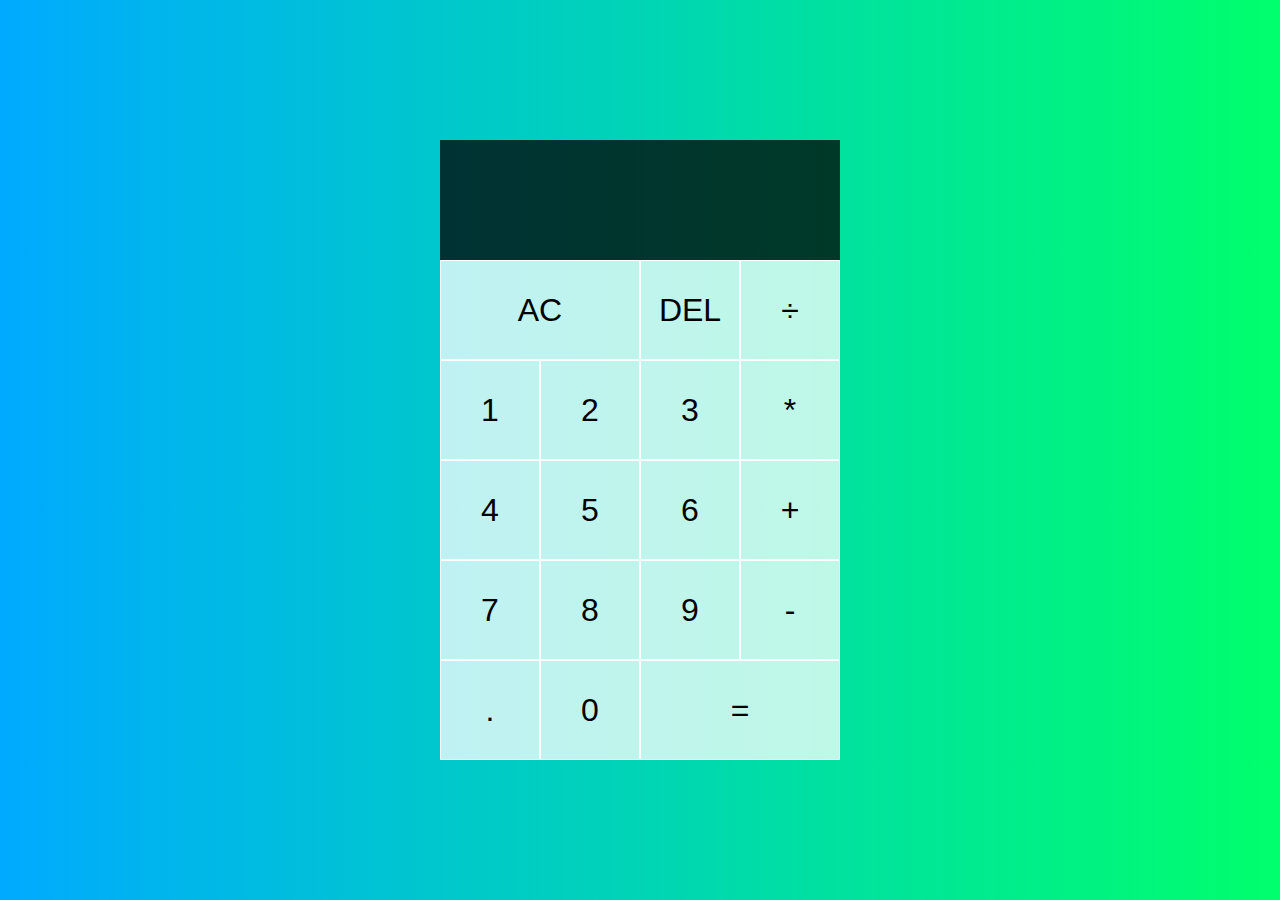
<file: CalculadoraJS/index.html>
<!DOCTYPE html>
<html lang="en">
  <head>
    <meta charset="UTF-8" />
    <meta name="viewport" content="width=device-width, initial-scale=1.0" />
    <title>Calculadora JavaScript</title>
    <link rel="stylesheet" type="text/css" href="styles.css" />
    <script src="script.js" defer></script>
  </head>
  <body>
    <div class="calculator-grid">
      <div class="output">
        <div data-previous-operand class="previous-operand"></div>
        <div data-current-operand class="current-operand"></div>
      </div>
      <button data-all-clear class="span-two">AC</button>
      <button data-delete>DEL</button>
      <button data-operation>÷</button>
      <button data-number>1</button>
      <button data-number>2</button>
      <button data-number>3</button>
      <button data-operation>*</button>
      <button data-number>4</button>
      <button data-number>5</button>
      <button data-number>6</button>
      <button data-operation>+</button>
      <button data-number>7</button>
      <button data-number>8</button>
      <button data-number>9</button>
      <button data-operation>-</button>
      <button data-number>.</button>
      <button data-number>0</button>
      <button data-equals class="span-two">=</button>
    </div>
  </body>
</html>
</file>
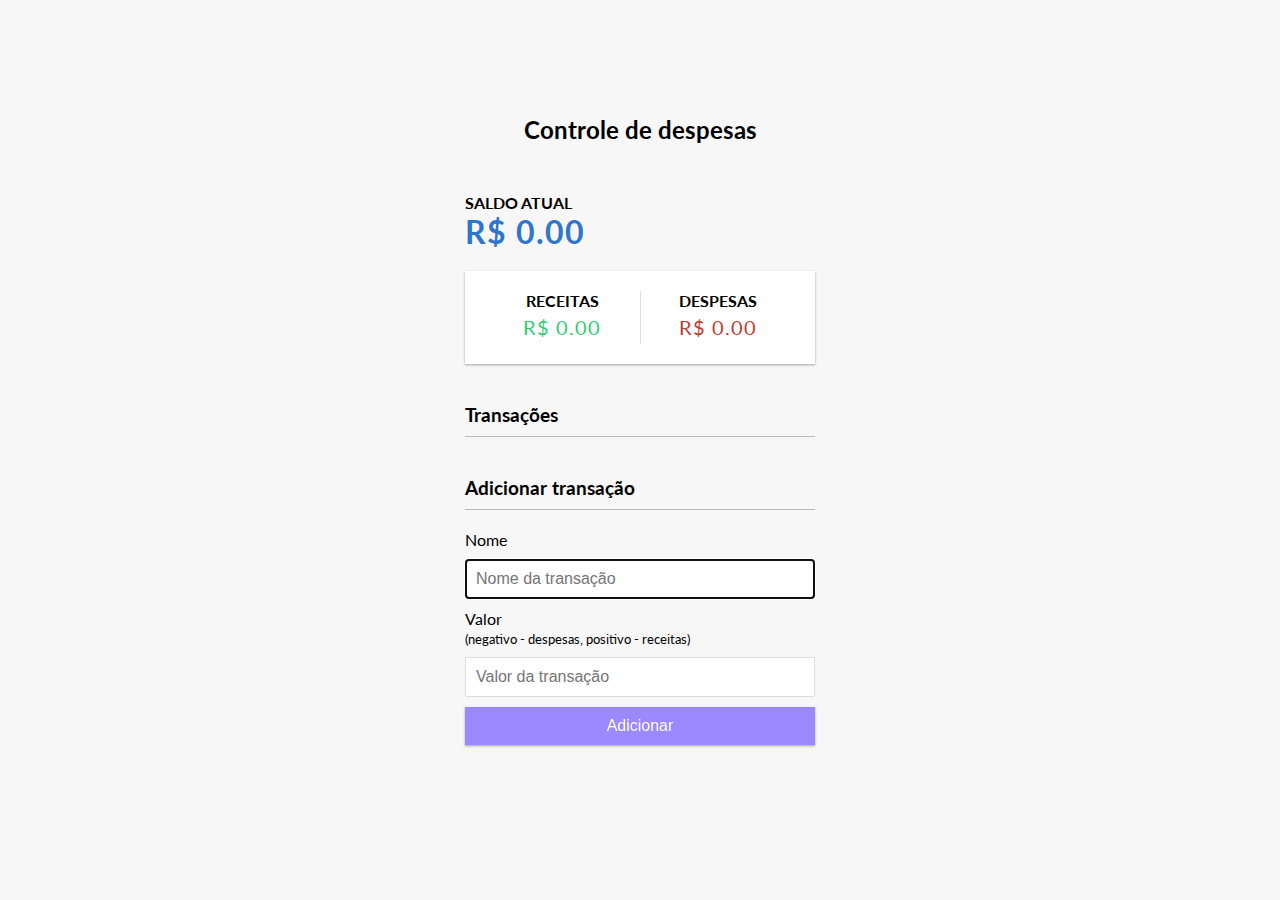
<file: Controle-financeiro/index.html>
<!DOCTYPE html>
<html lang="pt-br">
  <head>
    <meta charset="UTF-8" />
    <meta name="viewport" content="width=device-width, initial-scale=1.0" />
    <link rel="stylesheet" href="./style.css" />
    <title>Controle de despesas</title>
  </head>
  <body>
    <h2>Controle de despesas</h2>

    <div class="container">
      <h4>Saldo atual</h4>

      <h1 id="balance" class="balance">R$ 0.00</h1>

      <div class="inc-exp-container">
        <div>
          <h4>Receitas</h4>
          <p id="money-plus" class="money plus">+ R$0.00</p>
        </div>

        <div>
          <h4>Despesas</h4>
          <p id="money-minus" class="money minus">- R$0.00</p>
        </div>
      </div>

      <h3>Transações</h3>

      <ul id="transactions" class="transactions"></ul>

      <h3>Adicionar transação</h3>

      <form id="form">
        <div class="form-control">
          <label for="text">Nome</label>
          <input
            autofocus
            type="text"
            id="text"
            placeholder="Nome da transação"
          />
        </div>

        <div class="form-control">
          <label for="amount"
            >Valor <br />
            <small>(negativo - despesas, positivo - receitas)</small>
          </label>
          <input type="number" id="amount" placeholder="Valor da transação" />
        </div>

        <button class="btn">Adicionar</button>
      </form>
    </div>

    <script src="script.js"></script>
  </body>
</html>
</file>
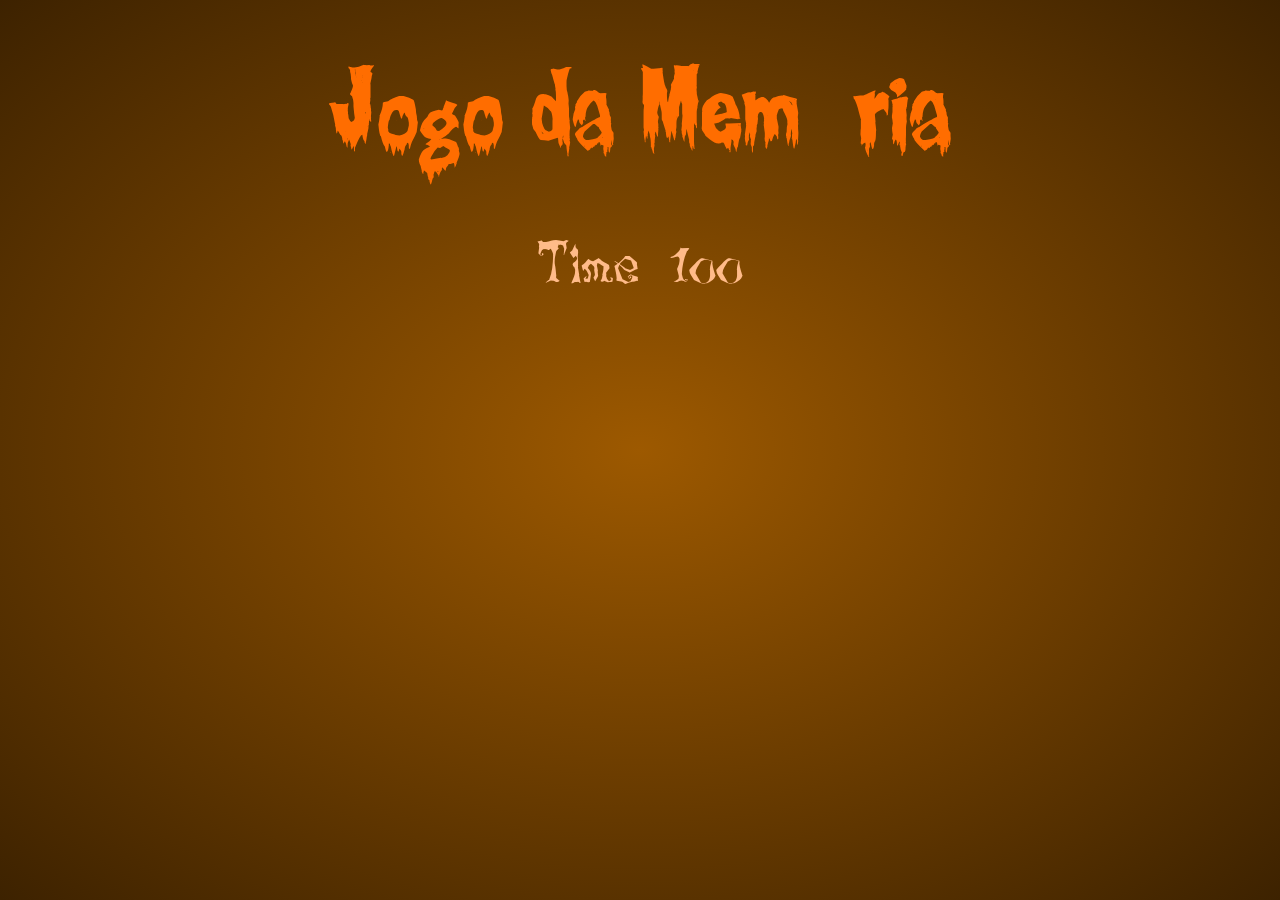
<file: Jogo-da-Memoria/index.html>
<!DOCTYPE html>
<html lang="en">
<head>
  <meta charset="UTF-8">
  <meta name="viewport" content="width=device-width, initial-scale=1.0">
  <link  href="styles.css" rel="stylesheet">
  <title>Jogo da Memória - Versão Halloween</title>
</head>
<body>
  <h1 class="page-title">Jogo da Memória</h1>
  <div class="game-container">
    <div class="game-info-container">
      <div class="game-info">
        Time <span id="time-remaining">100</span>
      </div>
    </div>
  </div>
  
</body>
</html>
</file>
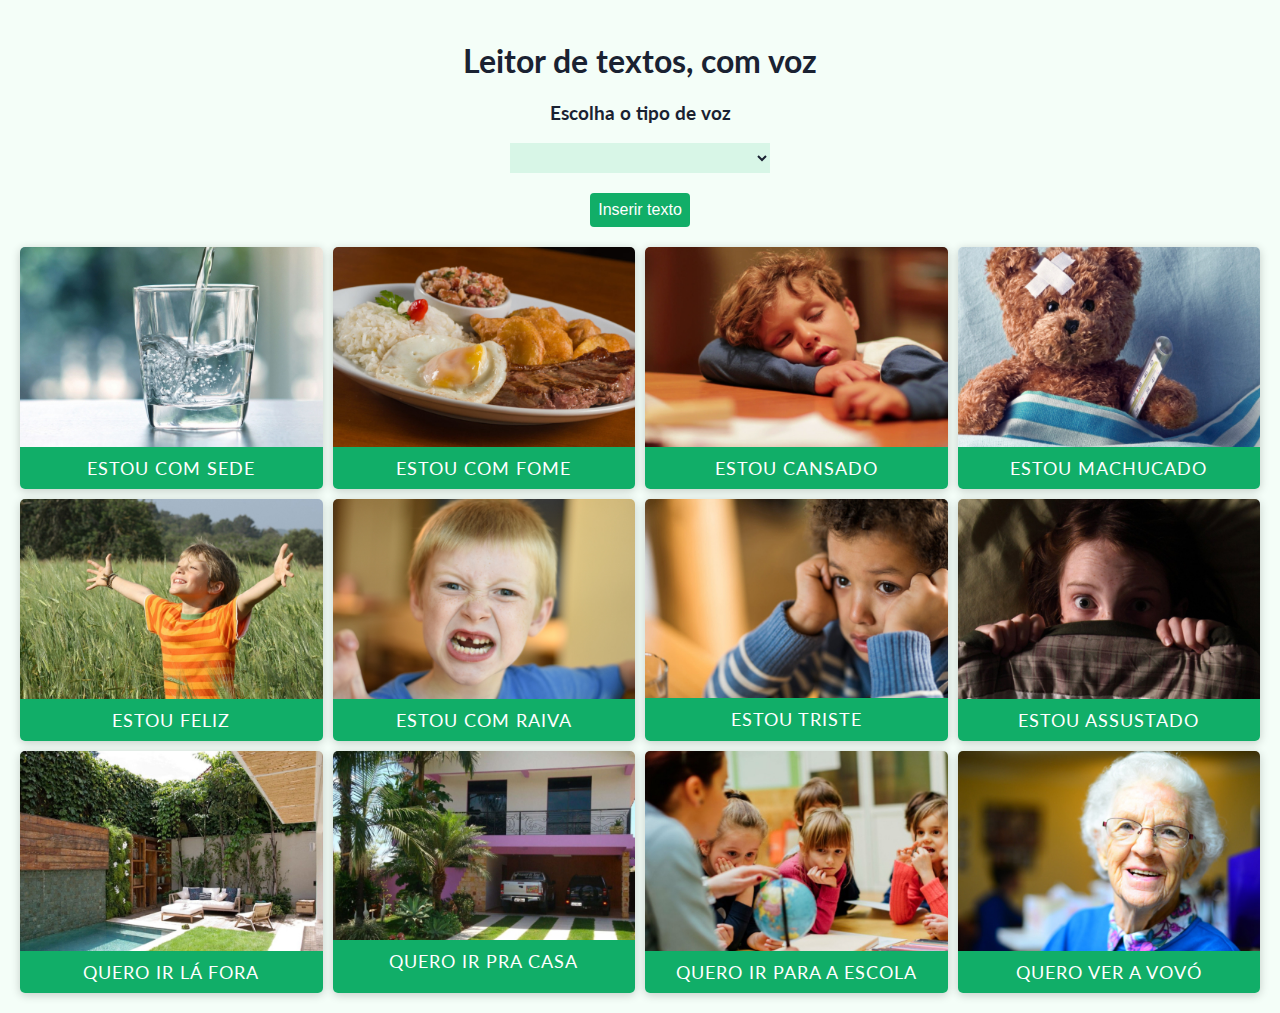
<file: Leitor-de-textos-com-fala/index.html>
<!DOCTYPE html>
<html lang="pt-BR">
  <head>
    <meta charset="UTF-8" />
    <meta name="viewport" content="width=device-width, initial-scale=1.0" />
    <link rel="stylesheet" href="./style.css" />
    <title>Leitor de textos, com voz</title>
  </head>
  <body>
    <div class="container">
      <h1>Leitor de textos, com voz</h1>

      <h3>Escolha o tipo de voz</h3>
      <select></select>

      <button class="btn btn-toggle">Inserir texto</button>

      <div class="text-box">
        <div class="close">X</div>

        <textarea placeholder="Insira o texto a ser lido..."></textarea>
        <button class="btn" id="read">Ler texto</button>
      </div>

      <main></main>
    </div>

    <script src="./app.js"></script>
  </body>
</html>
</file>
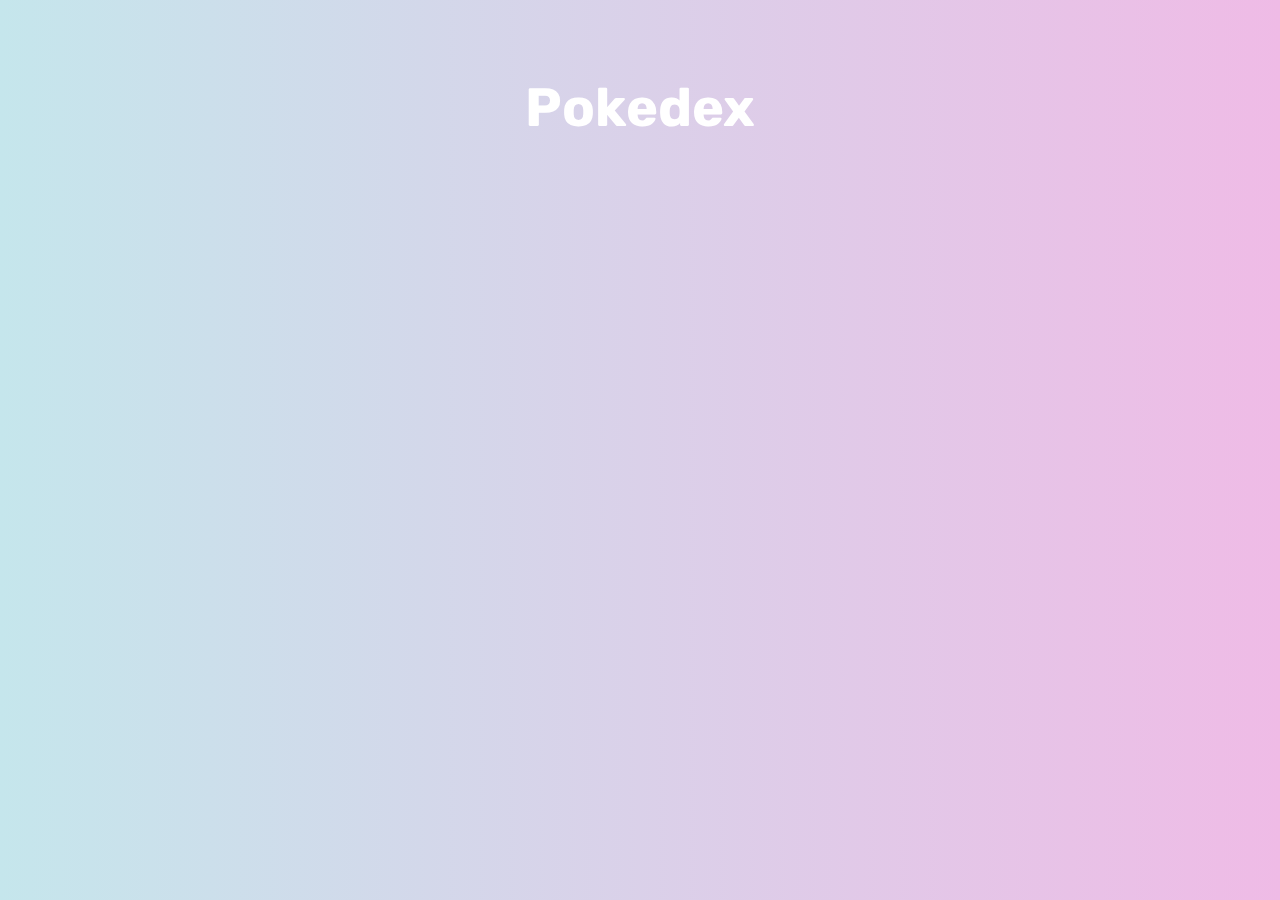
<file: pokedex-master/index.html>
<!DOCTYPE html>
<html lang="pt-br">
<head>
  <meta charset="UTF-8">
  <title>PokeDex</title>
  <link rel="stylesheet" href="./style.css" />
  <link href="https://fonts.googleapis.com/css?family=Rubik&display=swap" rel="stylesheet" />
</head>
<body>

  <div class="container">
    <h1>Pokedex</h1>
    <ul data-js="pokedex" class="pokedex"></ul>
  </div>
  
  <script src="./app.js"></script>
</body>
</html>
</file>
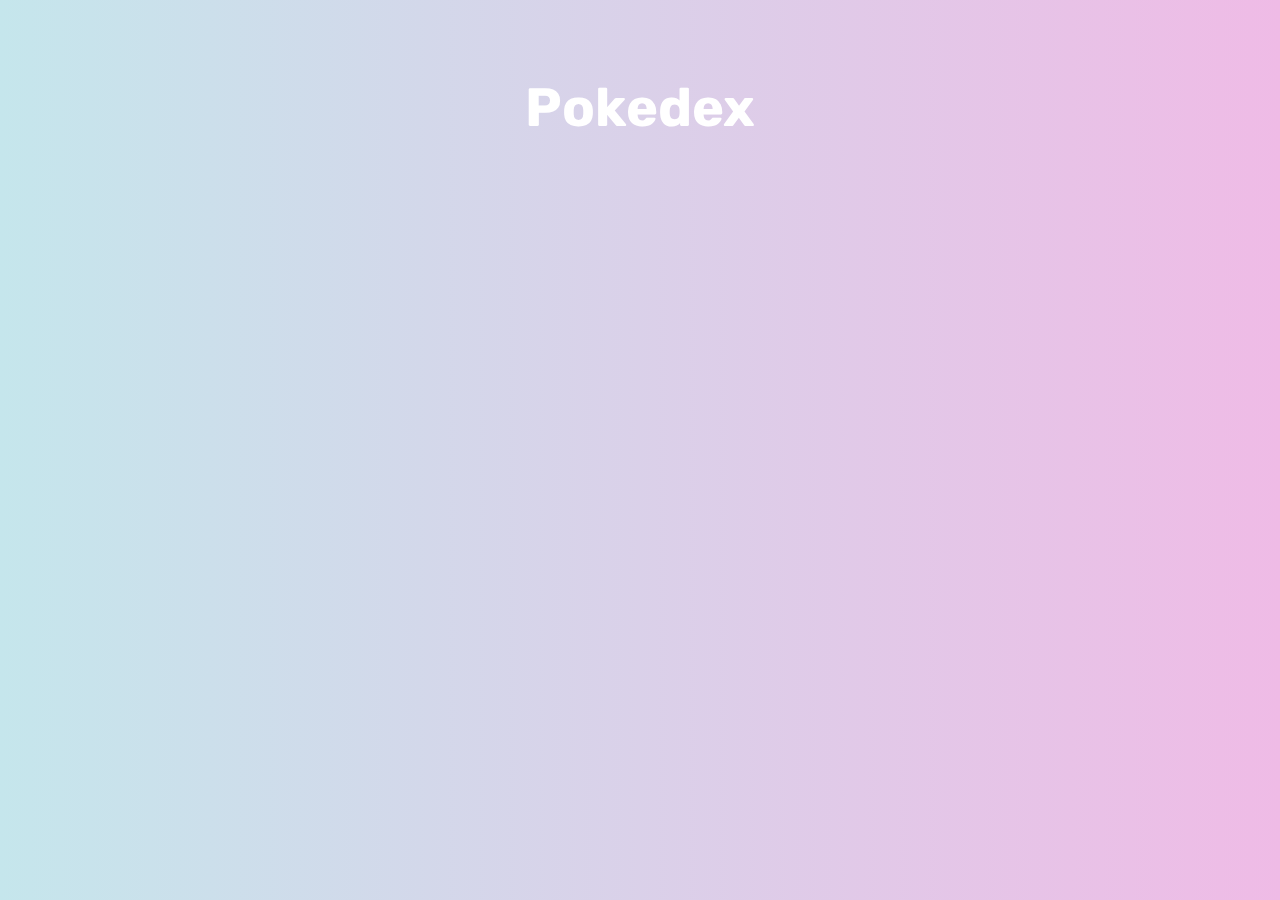
<file: pokedex/index.html>
<!DOCTYPE html>
<html lang="pt-br">
  <head>
    <meta charset="UTF-8" />
    <title>PokeDex</title>
    <link rel="stylesheet" href="./style.css" />
    <link
      href="https://fonts.googleapis.com/css?family=Rubik&display=swap"
      rel="stylesheet"
    />
  </head>
  <body>
    <div class="container">
      <h1>Pokedex</h1>
      <ul data-js="pokedex" class="pokedex"></ul>
    </div>

    <script src="./app.js"></script>
  </body>
</html>
</file>
<file: CalculadoraJS/styles.css>
*,
*::before,
*::after {
  box-sizing: border-box;
  font-family: Gotham Rounded, sans-serif;
  font-weight: normal;
}

body {
  padding: 0;
  margin: 0;
  background: linear-gradient(to right, #00aaff, #00ff6c);
}

.calculator-grid {
  display: grid;
  justify-content: center;
  align-content: center;
  min-height: 100vh;
  grid-template-columns: repeat(4, 100px);
  grid-template-rows: minmax(120px, auto) repeat(5, 100px);
}

.calculator-grid > button {
  cursor: pointer;
  font-size: 2rem;
  border: 1px solid white;
  outline: none;
  background-color: rgba(255, 255, 255, 0.75);
}

.calculator-grid > button:hover {
  background-color: rgba(255, 255, 255, 0.9);
}

.span-two {
  grid-column: span 2;
}

.output {
  grid-column: 1/ -1;
  background-color: rgba(0, 0, 0, 0.75);
  display: flex;
  align-items: flex-end;
  justify-content: space-around;
  flex-direction: column;
  padding: 10px;
  word-wrap: break-word;
  word-break: break-all;
}

.output .previous-operand {
  color: rgba(255, 255, 255, 0.75);
  font-size: 1.5rem;
}

.output .current-operand {
  color: white;
  font-size: 2.5rem;
}
</file>
<file: Controle-financeiro/style.css>
@import url("https://fonts.googleapis.com/css?family=Lato&display=swap");

:root {
  --box-shadow: 0 1px 3px rgba(0, 0, 0, 0.12), 0 1px 2px rgba(0, 0, 0, 0.24);
}

* {
  box-sizing: border-box;
}

body {
  background-color: #f7f7f7;
  display: flex;
  flex-direction: column;
  align-items: center;
  justify-content: center;
  min-height: 100vh;
  margin: 0;
  font-family: "Lato", sans-serif;
}

.container {
  margin: 30px auto;
  width: 350px;
}

h1 {
  letter-spacing: 1px;
  margin: 0;
  color: #2e75cc;
}

h3 {
  border-bottom: 1px solid #bbb;
  padding-bottom: 10px;
  margin: 40px 0 10px;
}

h4 {
  margin: 0;
  text-transform: uppercase;
}

.inc-exp-container {
  background-color: #fff;
  box-shadow: var(--box-shadow);
  padding: 20px;
  display: flex;
  justify-content: space-between;
  margin: 20px 0;
}

.inc-exp-container > div {
  flex: 1;
  text-align: center;
}

.inc-exp-container > div:first-of-type {
  border-right: 1px solid #dedede;
}

.money {
  font-size: 20px;
  letter-spacing: 1px;
  margin: 5px 0;
}

.money.plus {
  color: #2ecc71;
}

.money.minus {
  color: #c0392b;
}

label {
  display: inline-block;
  margin: 10px 0;
}

input[type="text"],
input[type="number"] {
  border: 1px solid #dedede;
  border-radius: 2px;
  display: block;
  font-size: 16px;
  padding: 10px;
  width: 100%;
}

.btn {
  cursor: pointer;
  background-color: #9c88ff;
  box-shadow: var(--box-shadow);
  color: #fff;
  border: 0;
  display: block;
  font-size: 16px;
  margin: 10px 0 30px;
  padding: 10px;
  width: 100%;
}

.btn:focus,
.delete-btn:focus {
  outline: 0;
}

.transactions {
  list-style-type: none;
  padding: 0;
  margin-bottom: 40px;
}

.transactions li {
  background-color: #fff;
  box-shadow: var(--box-shadow);
  color: #333;
  display: flex;
  justify-content: space-between;
  position: relative;
  padding: 10px;
  margin: 10px 0;
}

.transactions li.plus {
  border-right: 5px solid #2ecc71;
}

.transactions li.minus {
  border-right: 5px solid #c0392b;
}

.delete-btn {
  cursor: pointer;
  background-color: #e74c3c;
  border: 0;
  color: #fff;
  font-size: 20px;
  line-height: 20px;
  padding: 2px 5px;
  position: absolute;
  top: 50%;
  left: 0;
  transform: translate(-100%, -50%);
  opacity: 0;
  transition: opacity 0.3s ease;
}

.transactions li:hover .delete-btn {
  opacity: 1;
}
</file>
<file: Jogo-da-Memoria/styles.css>
@font-face{
  font-family: "Creepy";
  src: url("Assets/Fonts/Creepy.woff") format("woff"),
  url("Assets/Fonts/Creepy.woff2") format("woff2")
}

@font-face{
  font-family: "Lunacy";
  src: url("Assets/Fonts/Lunacy.woff") format("woff"),
  url("Assets/Fonts/Lunacy.woff2") format("woff2")
}

* {
  box-sizing: border-box;
}

html {
  min-height: 100vh;
  cursor: url("Assets/Cursors/Ghost.cur"), auto;
}

body {
  margin: 0;
  background: radial-gradient(#9d5900, #3d2200);
}

.page-title {
  color: #ff6d00;
  font-family: Creepy, serif;
  font-weight: normal;
  text-align: center;
  font-size: 6em;
}

.game-info-container {
  grid-column: 1 / -1;
  display: flex;
  justify-content: space-between;

}

.game-info {
  font-family: Lunacy, serif;
  color: #ffbb89;
  font-size: 4em;
}

.game-container {
  display: grid;
  grid-template-columns: repeat(4, auto);
  gap: 10px;
  margin: 50px;
  justify-content: center;
  perspective: 500px;
}

.card {
  position: relative;
  height: 175px;
  width: 125px;
}

.card:hover {
  cursor: url("Assets/Cursors/GhostHover.cur"), auto;
}

.card-face {
  position: absolute;
  width: 100%;
  height: 100%;
  display: flex;
  justify-content: center;
  align-items: center;
  overflow: hidden;
  backface-visibility: hidden;
  border-radius: 12px;
  border-width: 1px;
  border-style: solid;
  transition: transform 500ms ease-in-out;
}

.card.visible .card-back {
  transform: rotateY(-180deg);
}

.card.visible .card-front {
  transform: rotateY(0);
}

.card.matched .card-value {
  animation: dance 1s linear infinite 500ms;
}

.overlay-text {
  display: none;
  position: fixed;
  top: 0;
  left: 0;
  right: 0;
  bottom: 0;
  justify-content: center;
  align-items: center;
  z-index: 100;
  color: #ff6d00;
  font-family: Creepy, serif;
}

.overlay-text-small {
  font-size: .3em;
}

.overlay-text.visible {
  display: flex;
  flex-direction: column;
  animation: overlay-grow 500ms forwards;
}

@keyframes overlay-grow {
  from {
    background-color: rgba(0, 0, 0, 0);
    font-size: 0;
  }
  to {
    background-color: rgba(0, 0, 0, .8);
    font-size: 10em;
  }
}

@keyframes dance {
  0%, 100% {
    transform: rotate(0);
  }
  25% {
    transform: rotate(-30deg);
  }
  75% {
    transform: rotate(30deg);
  }
}

.card-back {
  background-color: #000;
  border-color: #ff6d00;
}

.card-front {
  background-color: #ffbb89;
  border-color: #333;
  transform: rotateY(180deg);
}

.card-value {
  transition: transform 100ms ease-in-out;
  transform: scale(.9);
}

.card-front:hover .card-value {
  transform: scale(1);
}

.cob-web {
  position: absolute;
  width: 47px;
  height: 47px;
  transition: width 100ms ease-in-out,height 100ms ease-in-out;
}

.card-face:hover .cob-web {
  width: 52px;
  height: 52px;
}

.cob-web-top-left {
  transform: rotate(270deg);
  top: 0;
  left: 0;
}

.cob-web-top-right {
  top: 0;
  right: 0;
}

.cob-web-bottom-left {
  transform: rotate(180deg);
  bottom: 0;
  left: 0;
}

.cob-web-bottom-right {
  transform: rotate(90deg);
  bottom: 0;
  right: 0;
}

.spider {
  align-self: flex-start;
  transform: translateY(-10px);
  transition: transform 100ms ease-in-out;
}

.card-back:hover .spider{
  transform: translateY(0);
}

@media (max-width: 600px) {
  .game-container {
    grid-template-columns: repeat(2, auto);
  }

  .game-info-container {
    flex-direction: column;
    align-items: center;
  }
}
</file>
<file: Leitor-de-textos-com-fala/style.css>
@import url("https://fonts.googleapis.com/css?family=Lato");

* {
  box-sizing: border-box;
}

body {
  background: #f4fef8;
  font-family: "Lato", sans-serif;
  min-height: 100vh;
  margin: 0;
}

h1 {
  text-align: center;
  color: #1a2232;
}

h3 {
  text-align: center;
  color: #1a2232;
}

.container {
  margin: auto;
  padding: 20px;
}

.btn {
  cursor: pointer;
  background-color: #11ae68;
  border: 0;
  border-radius: 4px;
  color: #fff;
  font-size: 16px;
  padding: 8px;
}

.btn:active {
  transform: scale(0.98);
}

.btn:focus,
select:focus {
  outline: 0;
}

.btn-toggle {
  display: block;
  margin: auto;
  margin-bottom: 20px;
}

.text-box {
  width: 70%;
  position: absolute;
  top: 30%;
  left: 50%;
  transform: translate(-50%, -800px);
  background-color: #1a2232;
  color: #fff;
  padding: 20px;
  border-radius: 5px;
  transition: all 1s ease-in-out;
}

.text-box.show {
  transform: translate(-50%, 0);
}

select {
  background-color: #d8f6e7;
  border: 0;
  color: #1a2232;
  font-size: 12px;
  height: 30px;
  margin: 0 auto 20px;
  display: block;
  min-width: 260px;
  max-width: 30%;
}

.text-box textarea {
  border: 1px #f4fef8 solid;
  border-radius: 4px;
  font-size: 16px;
  padding: 8px;
  margin: 15px 0;
  width: 100%;
  height: 150px;
}

.text-box .btn {
  width: 100%;
}

.text-box .close {
  float: right;
  text-align: right;
  cursor: pointer;
}

main {
  display: grid;
  grid-template-columns: repeat(4, 1fr);
  grid-gap: 10px;
}

.expression-box {
  box-shadow: 0 2px 10px rgba(0, 0, 0, 0.2);
  border-radius: 5px;
  cursor: pointer;
  display: flex;
  flex-direction: column;
  overflow: hidden;
  transition: box-shadow 0.2s ease-out;
}

.expression-box.active {
  box-shadow: 0 0 10px 5px #11ae68;
}

.expression-box img {
  width: 100%;
  object-fit: cover;
  height: 200px;
}

.expression-box .info {
  background-color: #11ae68;
  color: #fff;
  font-size: 18px;
  letter-spacing: 1px;
  text-transform: uppercase;
  margin: 0;
  padding: 10px;
  text-align: center;
  height: 100%;
}

@media (max-width: 1100px) {
  main {
    grid-template-columns: repeat(3, 1fr);
  }
}

@media (max-width: 760px) {
  main {
    grid-template-columns: repeat(2, 1fr);
  }
}

@media (max-width: 500px) {
  main {
    grid-template-columns: 1fr;
  }
}
</file>
<file: pokedex-master/style.css>
body {
	background: #EFEFBB;
	background: linear-gradient(to right, rgb(197, 230, 236), rgb(239, 187, 230));
	color: white;
	margin: 0;
	font-family: rubik;
}

.container {
	padding: 40px;
	margin: 0 auto;
}

h1 {
	text-align: center;
	font-size: 54px;
}

.pokedex {
	display: grid;
	grid-template-columns: repeat(auto-fit, minmax(320px, 1fr));
	grid-gap: 20px;
	padding-inline-start: 0;
}

.card {
	list-style: none;
	padding: 40px;
	color: #222;
	text-align: center;
	border-radius: 20px;
	position: relative;
}

.card::after {
	content: "";
  display: block;
  width: 50%;
  height: 45%;
  border-radius: 100%;
  background-color: #fff;
  opacity: .7;
  position: absolute;
  top: 15%;
  left: 25%;
}

.steel {
	background-color: #f4f4f4;
}

.fire {
	background-color: #FDDFDF;
}

.grass {
	background-color: #DEFDE0;
}

.electric {
	background-color: #FCF7DE;
}

.water, .ice {
	background-color: #DEF3FD;
}

.ground {
	background-color: #f4e7da;
}

.rock {
	background-color: #d5d5d4;
}

.fairy {
	background-color: #fceaff;
}

.poison {
	background-color: #98d7a5;
}

.bug {
	background-color: #f8d5a3;
}

.dragon {
	background-color: #97b3e6;
}

.psychic {
	background-color: #eaeda1;
}

.flying {
	background-color: #F5F5F5;
}

.fighting {
	background-color: #E6E0D4;
}

.normal {
	background-color: #F5F5F5;
}

.card:hover {
	animation: bounce 0.5s linear;
}

.card-title {
	text-transform: capitalize;
	margin-bottom: 0px;
	font-size: 32px;
	font-weight: normal;
	position: relative;
	z-index: 2;
}

.card-subtitle {
	margin-top: 5px;
	color: #666;
	font-weight: lighter;
	position: relative;
	z-index: 2;
}

.card-image {
	height: 180px;
	position: relative;
	z-index: 2;
}

@keyframes bounce {
	20% {
			transform: translateY(-6px);
	}
	40% {
			transform: translateY(0px);
	}

	80% {
			transform: translateY(-2px);
	}
	100% {
			transform: translateY(0);
	}
}
</file>
<file: pokedex/style.css>
body {
  background: #efefbb;
  background: linear-gradient(to right, rgb(197, 230, 236), rgb(239, 187, 230));
  color: white;
  margin: 0;
  font-family: rubik;
}

.container {
  padding: 40px;
  margin: 0 auto;
}

h1 {
  text-align: center;
  font-size: 54px;
}

.pokedex {
  display: grid;
  grid-template-columns: repeat(auto-fit, minmax(320px, 1fr));
  grid-gap: 20px;
  padding-inline-start: 0;
}

.card {
  list-style: none;
  padding: 40px;
  color: #222;
  text-align: center;
  border-radius: 20px;
  position: relative;
}

.card::after {
  content: "";
  display: block;
  width: 50%;
  height: 45%;
  border-radius: 100%;
  background-color: #fff;
  opacity: 0.7;
  position: absolute;
  top: 15%;
  left: 25%;
}

.steel {
  background-color: #f4f4f4;
}

.fire {
  background-color: #fddfdf;
}

.grass {
  background-color: #defde0;
}

.electric {
  background-color: #fcf7de;
}

.water,
.ice {
  background-color: #def3fd;
}

.ground {
  background-color: #f4e7da;
}

.rock {
  background-color: #d5d5d4;
}

.fairy {
  background-color: #fceaff;
}

.poison {
  background-color: #98d7a5;
}

.bug {
  background-color: #f8d5a3;
}

.dragon {
  background-color: #97b3e6;
}

.psychic {
  background-color: #eaeda1;
}

.flying {
  background-color: #f5f5f5;
}

.fighting {
  background-color: #e6e0d4;
}

.normal {
  background-color: #f5f5f5;
}

.card:hover {
  animation: bounce 0.5s linear;
}

.card-title {
  text-transform: capitalize;
  margin-bottom: 0px;
  font-size: 32px;
  font-weight: normal;
  position: relative;
  z-index: 2;
}

.card-subtitle {
  margin-top: 5px;
  color: #666;
  font-weight: lighter;
  position: relative;
  z-index: 2;
}

.card-image {
  height: 180px;
  position: relative;
  z-index: 2;
}

@keyframes bounce {
  20% {
    transform: translateY(-6px);
  }
  40% {
    transform: translateY(0px);
  }

  80% {
    transform: translateY(-2px);
  }
  100% {
    transform: translateY(0);
  }
}
</file>
